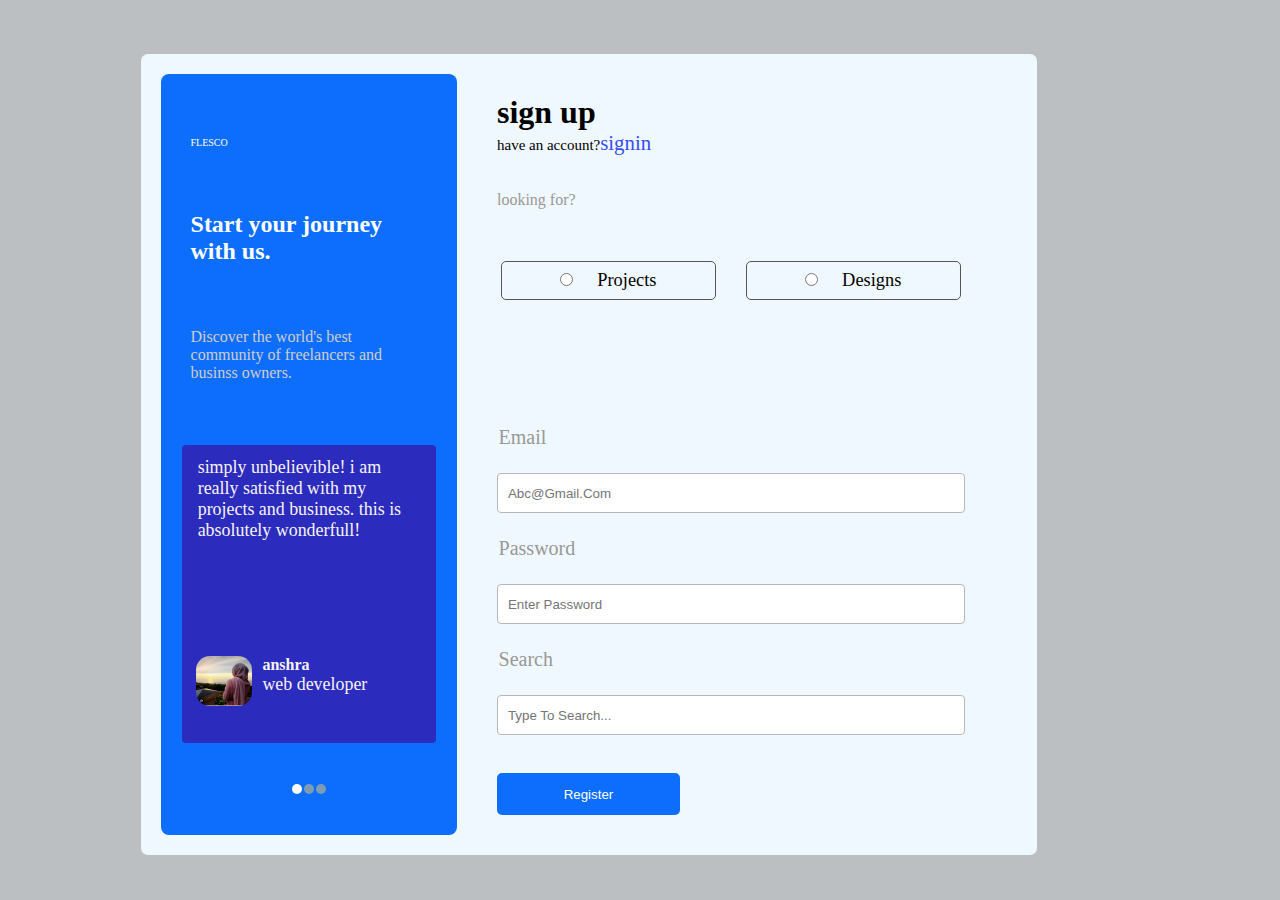
<file: index.html>
<!DOCTYPE html>
<html lang="en">

<head>
    <meta charset="UTF-8">
    <meta name="viewport" content="width=device-width, initial-scale=1.0">
    <title>Css-form</title>
    <!-- custom css file -->
    <link rel="stylesheet" href="./style.css">
</head>

<body></body>
    <div class="main">
        <!-- first-section -->
        <div class="content">
            <div class="flesco">                        
                <p>flesco</p>
            </div>
            <div class="heading-1">
                <h2>Start your journey with us.</h2>
                <p>Discover the world's best community of freelancers and businss owners.</p>
            </div>
            <div class="box">
                <div class="box-text">
                    <p>simply unbelievible! i am really satisfied with my projects and business. this is absolutely
                        wonderfull!
                    </p>
                </div>
                <div class="img"><img src="./images/profile-pic" alt="author">
                    <div class="author">
                        <h4>anshra</h4>
                        <p> web developer</p>
                    </div>
                </div>
            </div>
            <div class="circle-main">
                <div class="circle "></div>
                <div class="circle two"></div>
                <div class="circle two"></div>
            </div>
        </div>
        <!-- second-part / form-content-->
        <div class="form">
            <div class="sign-up">
                <h1>sign up</h1>
                <p>have an account?<a href="./login.html">signin</a></p>
            </div>
        <div class="structure">
            <!-- buttons -->
            
             <p >looking for?</p> 
            <div class="input">
                <div class="custom-input">
                    <input id="radio-button-one" type="radio" value="projects">
                    <label>projects</label>
                </div>

                <div class="custom-input">
                    <input id="radio-button-one" type="radio" value="projects">
                    <label>designs</label>
                </div>
            </div>
            </div>
            <!-- inputs-fields -->
            <div class="info">
                <p>email</p> <input type="email" placeholder="abc@gmail.com">
                <p>password</p> <input type="password" placeholder="enter password">
                <p>search</p> <input type="search" placeholder="type to search...">
            </div>
            <div class="acc-button"> <a href="./login.html"><button>register</a></button></div>
      </div>

    </div>





</body>

</html>
</file>
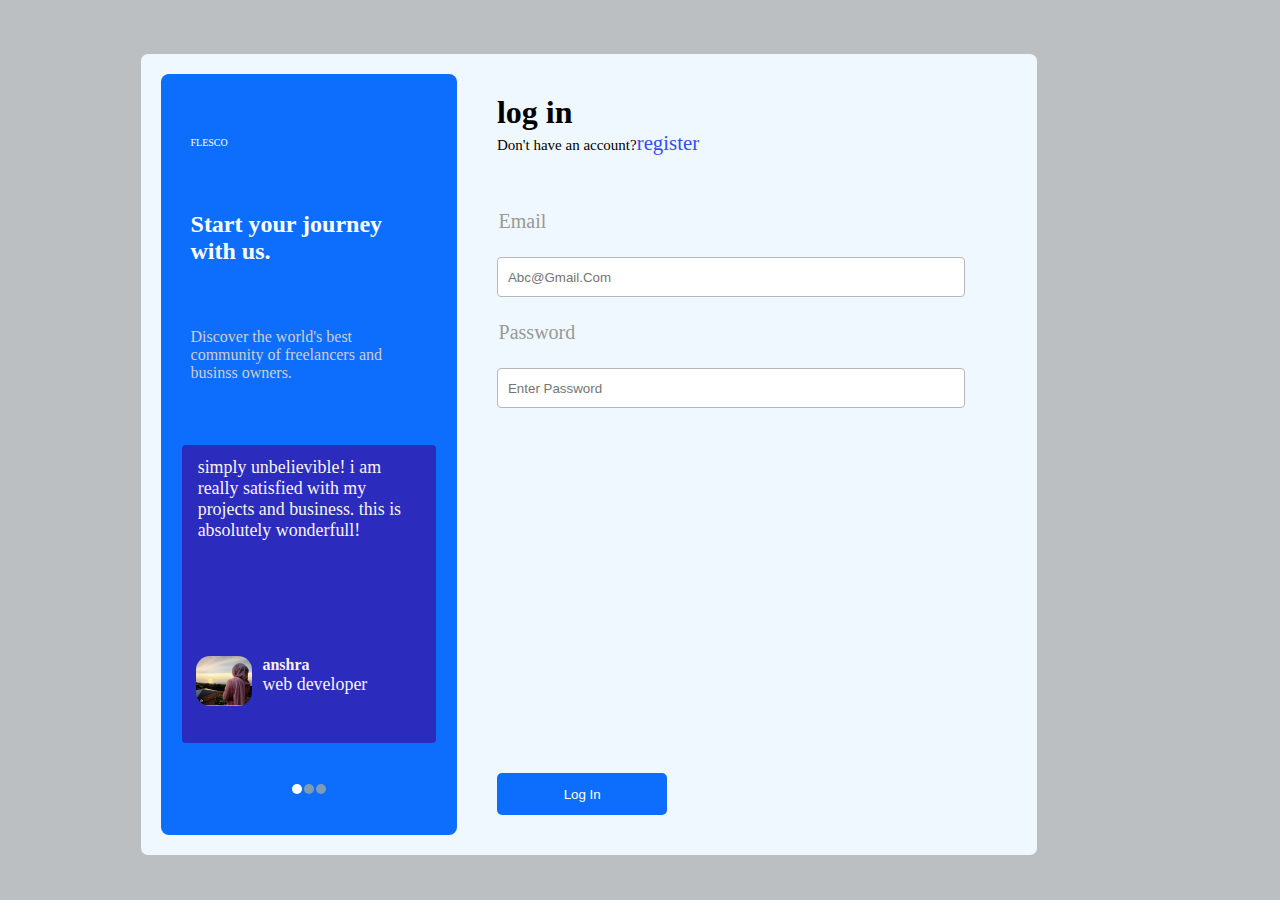
<file: login.html>
<!DOCTYPE html>
<html lang="en">

<head>
    <meta charset="UTF-8">
    <meta name="viewport" content="width=device-width, initial-scale=1.0">
    <title>login-form</title>
    <link rel="stylesheet" href="./login.css">
</head>

<body>
    <div class="main">
        <div class="content">
            <div class="flesco">
                <p>flesco</p>
            </div>
            <div class="heading-1">
                <h2>Start your journey with us.</h2>
                <p>Discover the world's best community of freelancers and businss owners.</p>
            </div>
            <div class="box">
                <div class="box-text">
                <p>simply unbelievible! i am really satisfied with my projects and business. this is absolutely
                    wonderfull!
                </p></div>
                <div class="img"><img src="./images/profile-pic" alt="author">
                    <div class="author">
                        <h4>anshra</h4>
                        <p> web developer</p>
                    </div>
                </div>
            </div>
            <div class="circle-main">
                <div class="circle "></div>
                <div class="circle two"></div>
                <div class="circle two"></div>
            </div>

        </div>
        <div class="form ">
            <div class="sign-up">
                <h1>log in</h1>
                <p> Don't have an account?<a href="./login.html">register</a></p>
            </div>
            <div class="info">
                <p>email</p> <input type="email" placeholder="abc@gmail.com">
                <p>password</p> <input type="password" placeholder="enter password">
            </div>
            <div class="acc-button"> <a href="./login.html"><button>log in</a></button></div>
        </div>
    </div>
    </div>
</file>
<file: style.css>
@import url(./common.css);
.sign-up p{
    margin-bottom: 20px; ;
}



 
.custom-input{
    border: 1px solid rgb(86, 84, 84);
    width: 60%;
    text-align: center;
    padding: 8px 5px;
    height: 2.4em;
    border-radius:5px;
}
.custom-input label{
    margin-left: 20px;
    font-size: 1.15rem;
    width: 80%;
   
    
}
</file>
<file: login.css>
@import url(./common.css);
.form{
     width: 58%;
    height: 90%;
display: flex;
flex-direction: column;
    justify-content: flex-end;

}
.info{
    width: 100%;
    height: 85%;
    padding-top: 25px;
}
</file>
